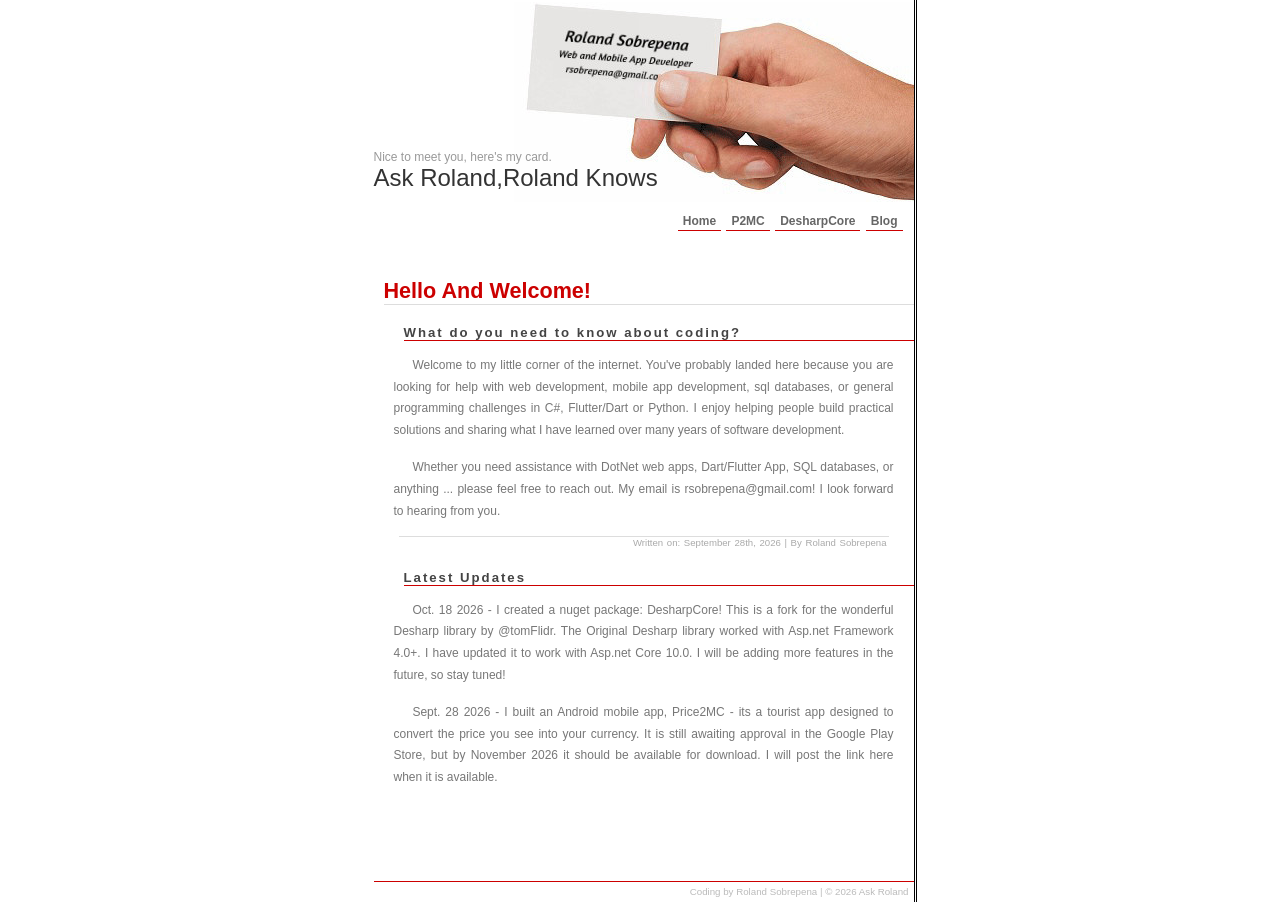
<file: index.html>
<!DOCTYPE html>
<html lang="en">
<head>
    <meta charset="utf-8">
    <meta name="viewport" content="width=device-width, initial-scale=1">
    <title>Ask Roland, Roland Knows</title>

    <link rel="stylesheet" href="stylesheet.css">
</head>

<body>

<div id="container">

    <div id="header">

        <h2>Nice to meet you, here's my card.</h2>
        <h1>Ask Roland,Roland Knows</h1>
    </div>

    <div id="navigation">
        <ul>
            <li><a href="index.html">Home</a></li>
            <li><a href="p2mc.html">P2MC</a></li>
                <li><a href="https://www.nuget.org/packages/DesharpCore/#readme-body-tab">DesharpCore</a></li>
            <li><a href="https://askroland.wordpress.com/">Blog</a></li>
        
        </ul>
    </div>

    <div id="content">

        <h1>Hello And Welcome!</h1>

        <h2>What do you need to know about coding?</h2>

        <p>
            Welcome to my little corner of the internet. You've probably landed
            here because you are looking for help with web development, mobile
            app development, sql databases, or general programming challenges in C#, Flutter/Dart or Python.
            I enjoy helping people build practical solutions and sharing what I
            have learned over many years of software development.
        </p>

        <p>
            Whether you need assistance with DotNet web apps, Dart/Flutter App,
            SQL databases, or anything ... please feel free to
            reach out. My email is rsobrepena@gmail.com! I look forward to hearing from you.
        </p>

        <div class="post_info">
            Written on: September 28th, 2026 | By Roland Sobrepena
        </div>

        <h2 class="twitter-title">Latest Updates</h2>

        <p>
          Oct. 18 2026 - I created a nuget package: DesharpCore! This is a fork for the wonderful Desharp library by @tomFlidr. The Original Desharp library worked with Asp.net Framework 4.0+. I have updated it to work with Asp.net Core 10.0. I will be adding more features in the future, so stay tuned!
        </p>

        <p>
          Sept. 28 2026 - I built an Android mobile app, Price2MC - its a tourist app designed to convert the price you see into your currency. It is still awaiting approval in the Google Play Store, but by November 2026 it should be available for download. I will post the link here when it is available.   
        </p>

        <div id="footer">
            <p>
                Coding by Roland Sobrepena |
                © 2026 Ask Roland
            </p>
        </div>

    </div>

</div>

</body>
</html>
</file>
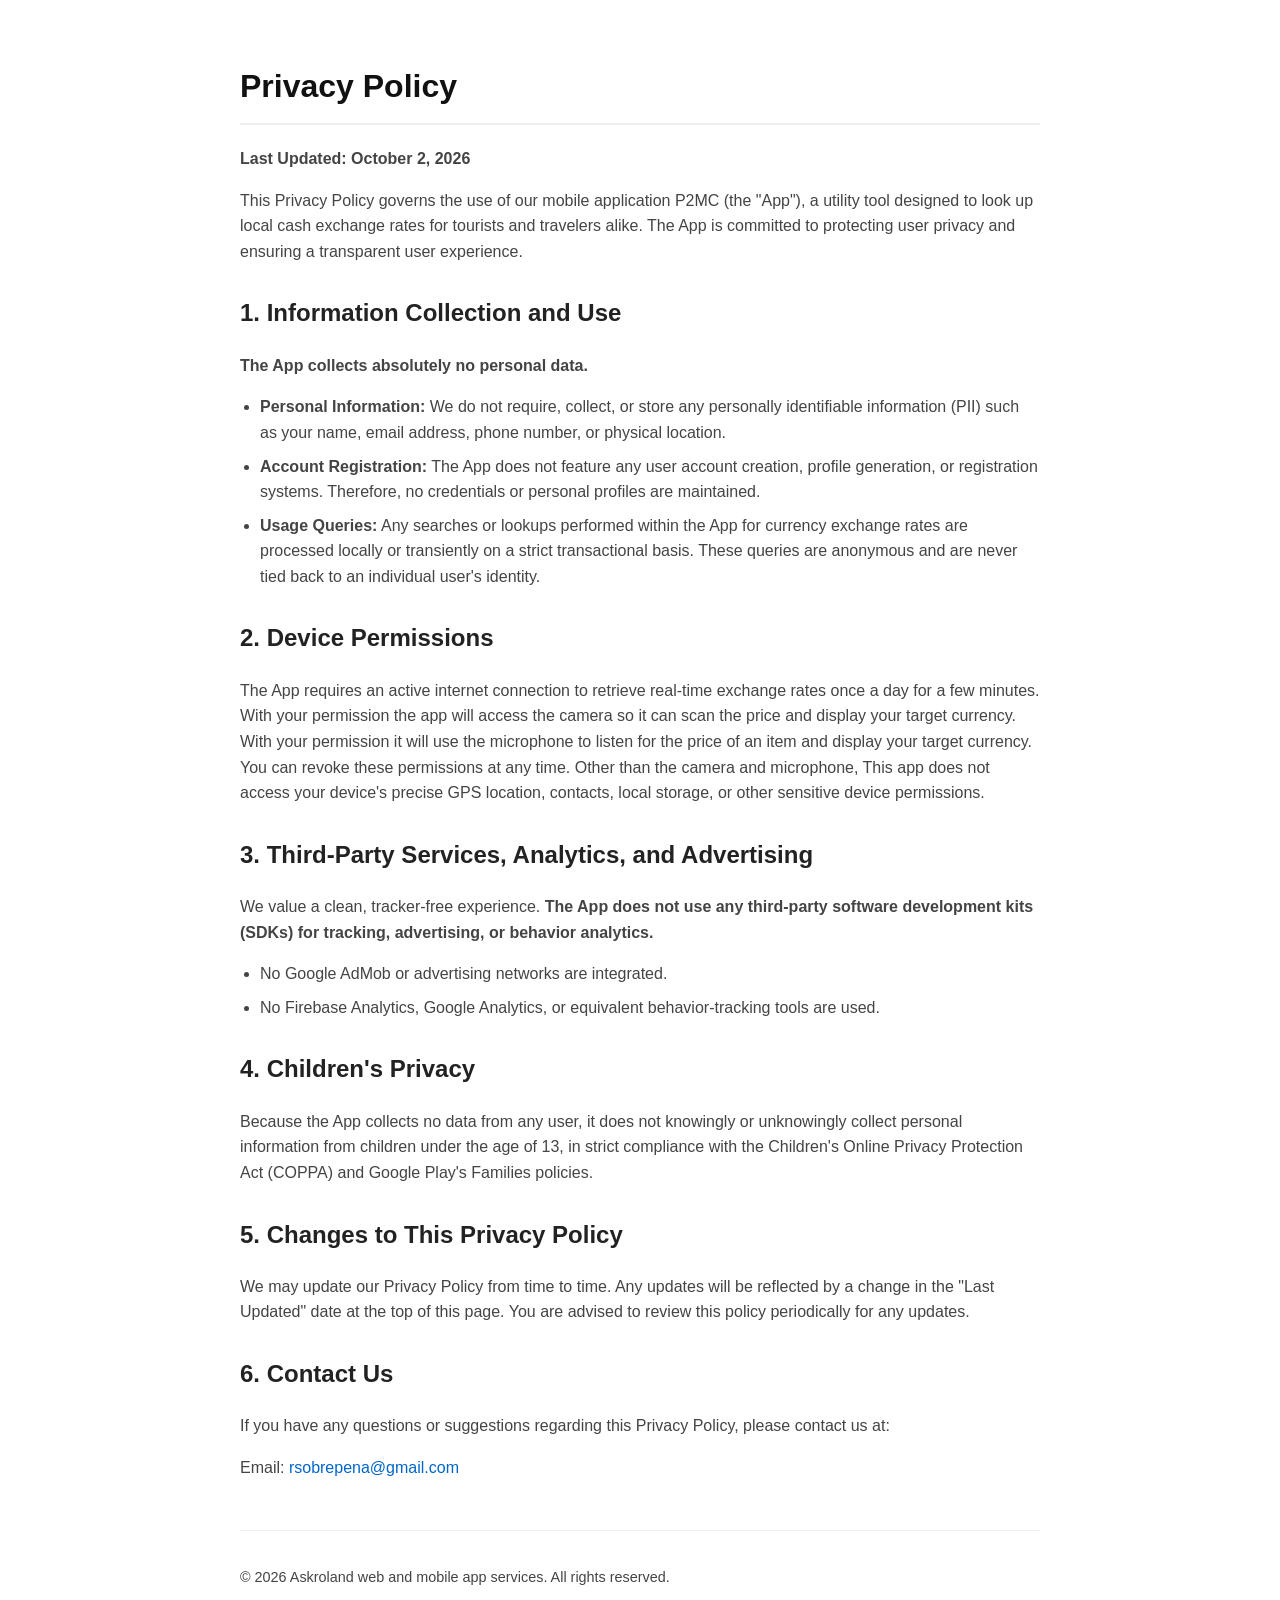
<file: privacy_policy.html>
<!DOCTYPE html>
<html lang="en">
<head>
    <meta charset="UTF-8">
    <meta name="viewport" content="width=device-width, initial-scale=1.0">
    <title>Privacy Policy</title>
    <style>
        body {
            font-family: -apple-system, BlinkMacSystemFont, "Segoe UI", Roboto, Helvetica, Arial, sans-serif;
            line-height: 1.6;
            color: #333;
            max-width: 800px;
            margin: 0 auto;
            padding: 40px 20px;
        }
        h1 {
            border-bottom: 2px solid #eee;
            padding-bottom: 10px;
            color: #111;
        }
        h2 {
            color: #222;
            margin-top: 30px;
        }
        p, ul {
            color: #444;
        }
        ul {
            padding-left: 20px;
        }
        li {
            margin-bottom: 8px;
        }
        .footer {
            margin-top: 50px;
            font-size: 0.9em;
            color: #777;
            border-top: 1px solid #eee;
            padding-top: 20px;
        }
        a {
            color: #0066cc;
            text-decoration: none;
        }
        a:hover {
            text-decoration: underline;
        }
    </style>
</head>
<body>

    <h1>Privacy Policy</h1>
    <p><strong>Last Updated: October 2, 2026</strong></p>

    <p>This Privacy Policy governs the use of our mobile application P2MC (the "App"), a utility tool designed to look up local cash exchange rates for tourists and travelers alike. The App is committed to protecting user privacy and ensuring a transparent user experience.</p>

    <h2>1. Information Collection and Use</h2>
    <p><strong>The App collects absolutely no personal data.</strong></p>
    <ul>
        <li><strong>Personal Information:</strong> We do not require, collect, or store any personally identifiable information (PII) such as your name, email address, phone number, or physical location.</li>
        <li><strong>Account Registration:</strong> The App does not feature any user account creation, profile generation, or registration systems. Therefore, no credentials or personal profiles are maintained.</li>
        <li><strong>Usage Queries:</strong> Any searches or lookups performed within the App for currency exchange rates are processed locally or transiently on a strict transactional basis. These queries are anonymous and are never tied back to an individual user's identity.</li>
    </ul>

    <h2>2. Device Permissions</h2>
    <p>The App requires an active internet connection to retrieve real-time exchange rates once a day for a few minutes. With your permission the app will access the camera so it can scan the price and display your target currency. With your permission it will use the microphone to listen for the price of an item and display your target currency. You can revoke these permissions at any time. Other than the camera and microphone, This app does not access your device's precise GPS location, contacts, local storage, or other sensitive device permissions.</p>

    <h2>3. Third-Party Services, Analytics, and Advertising</h2>
    <p>We value a clean, tracker-free experience. <strong>The App does not use any third-party software development kits (SDKs) for tracking, advertising, or behavior analytics.</strong></p>
    <ul>
        <li>No Google AdMob or advertising networks are integrated.</li>
        <li>No Firebase Analytics, Google Analytics, or equivalent behavior-tracking tools are used.</li>
    </ul>

    <h2>4. Children's Privacy</h2>
    <p>Because the App collects no data from any user, it does not knowingly or unknowingly collect personal information from children under the age of 13, in strict compliance with the Children's Online Privacy Protection Act (COPPA) and Google Play's Families policies.</p>

    <h2>5. Changes to This Privacy Policy</h2>
    <p>We may update our Privacy Policy from time to time. Any updates will be reflected by a change in the "Last Updated" date at the top of this page. You are advised to review this policy periodically for any updates.</p>

    <h2>6. Contact Us</h2>
    <p>If you have any questions or suggestions regarding this Privacy Policy, please contact us at:</p>
    <p>Email: <a href="mailto:rsobrepena@gmail.com">rsobrepena@gmail.com</a></p>

    <div class="footer">
        <p>&copy; 2026 Askroland web and mobile app services. All rights reserved.</p>
    </div>

</body>
</html>
</file>
<file: stylesheet.css>
body {
	background-color:#fff;
	font-family:"Trebuchet MS",arial,sans-serif;
	font-size:62.5%;
	color:#777;
	margin:0;
	padding:0;
}
a {
	text-decoration:bold;
	color:#ff0066;
}
a:hover {
	color:#c00;
}
acronym {
	cursor:help;
	border-bottom:1px dotted #ddd;
}



#container {
	font-size:1.2em;
	width:550px;
	margin:0 auto;
	border-right:3px double #000;
}



#header {
	color:#444;
	margin:0;
	padding:10px;
	max-width: 100%;
	height: auto;
	background:#fff url(business_card.jpg) no-repeat bottom right;
}
#header h1 {
	font-family:"Trebuchet MS",arial,sans-serif;
	font-size:2em;
	color:#333;
	margin:0;
	font-weight:normal;
}
#header h1 strong {
	color:#c00;
}

#header h2 {
	margin:140px 0 0 0;
	font-size:1em;
	font-weight:normal;
	color:#999;
}



#navigation {
	text-align:right;
	margin:10px 10px 10px auto;
}

#navigation {
	margin:0 10px 0 0;
	padding:0;
}

#navigation li {
	margin:0;
	padding:0;
	list-style:none;
	display:inline;
}

#navigation li a {
	padding:5px 5px 2px 5px;
	margin:0 1px 0 1px;
	color:#666;
	text-decoration:none;
	font-weight:bold;
	border-bottom:1px solid #c00;
}

#navigation li a:hover {
	color:#C00;
	border-bottom:1px solid #ddd;
}



#content {
	margin:20px 0 20px 10px;
	padding:0;
}
#content p {
	padding:2px 20px;
	text-align:justify;
	text-indent:0.5cm;
	line-height:1.8em;
}
#content h1 {
	display:block;
	margin:50px 0 0 10px;
	padding:0;
	font-family:"Trebuchet MS",arial,sans-serif;
	font-size:1.8em;
	color:#c00;
	border-color:#ddd;
	border-style:solid;
	border-width:0 0 1px 0;
}
#content h2 {
	display:block;
	margin:20px 0 0 30px;
	padding:0;
	font-family:"Trebuchet MS",arial,sans-serif;
	font-size:1.1em;
	letter-spacing:2px;
	color:#444;
	border-color:#c00;
	border-style:solid;
	border-width:0 0 1px 0;
}
#content .post_info {
	text-align:right;
	margin:0 25px 5px 25px;
	padding:2px;
	font-size:0.8em;
	font-family:arial,sans-serif;
	color:#aaa;
	line-height:0.9em;
	word-spacing:1px;
	border-top:1px solid #ddd;
}
#content .donation {
	text-align:left;
	margin:0px 25px 5px 100px;
	padding:2px;
	font-size:1em;
	font-family:arial,sans-serif;
	color:#000000;
	line-height:0.9em;
	word-spacing:1px;
}

#content .post_info a {
	text-transform:uppercase;
}
#content blockquote {
	margin:10px 60px;
	padding:5px;
	font-family:"Trebuchet MS",arial,sans-serif;
	font-size:0.9em;
	color:#444;
	border:1px solid #ddd;
	background-color:#eee;
}


#content blockquote p {
	margin:0;
	padding:0;
	text-indent:0;
}
#content pre {
	margin:10px 60px;
	padding:5px;
	color:#444;
	border:1px solid #eee;
	background-color:#fafafa;
}
#content ul {
	margin-left:70px;
	list-style:upper-roman outside;
	font-family:arial,sans-serif;
	font-size:0.9em;
}
#content li {
	padding:3px;
}



#footer {
	font-size:0.9em;
	font-family:arial,sans-serif;
	margin:90px 0 20px 0;
	padding:5px;
	border-top:1px solid #c00;
}
#footer p {
	text-align:right;
	line-height:1.1em;
	color:#bbb;
	font-size:0.9em;
	font-family:arial,sans-serif;
	margin:0;
	padding:0;
}
#footer span {
	color:#888;
}
#footer a {
	color:#888;
}
#footer a:hover {
	color:#aaa;
}
</file>
